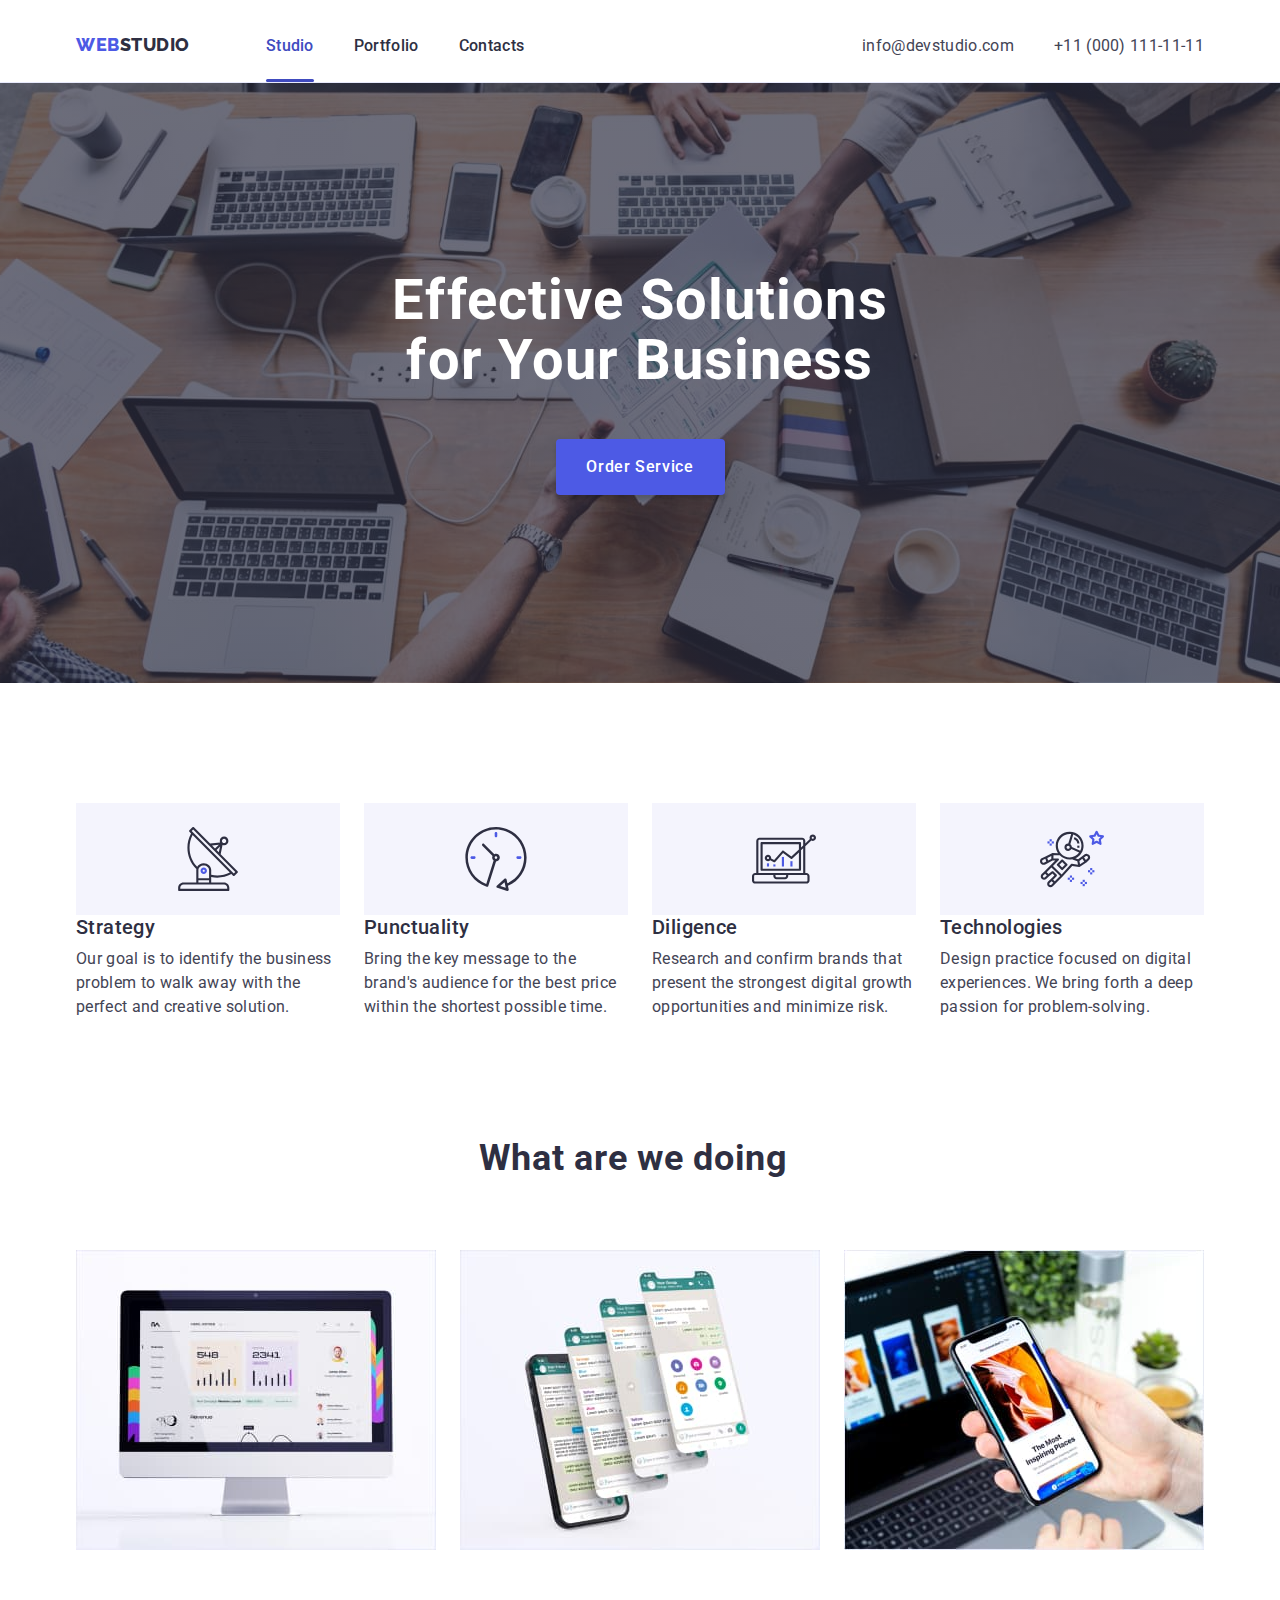
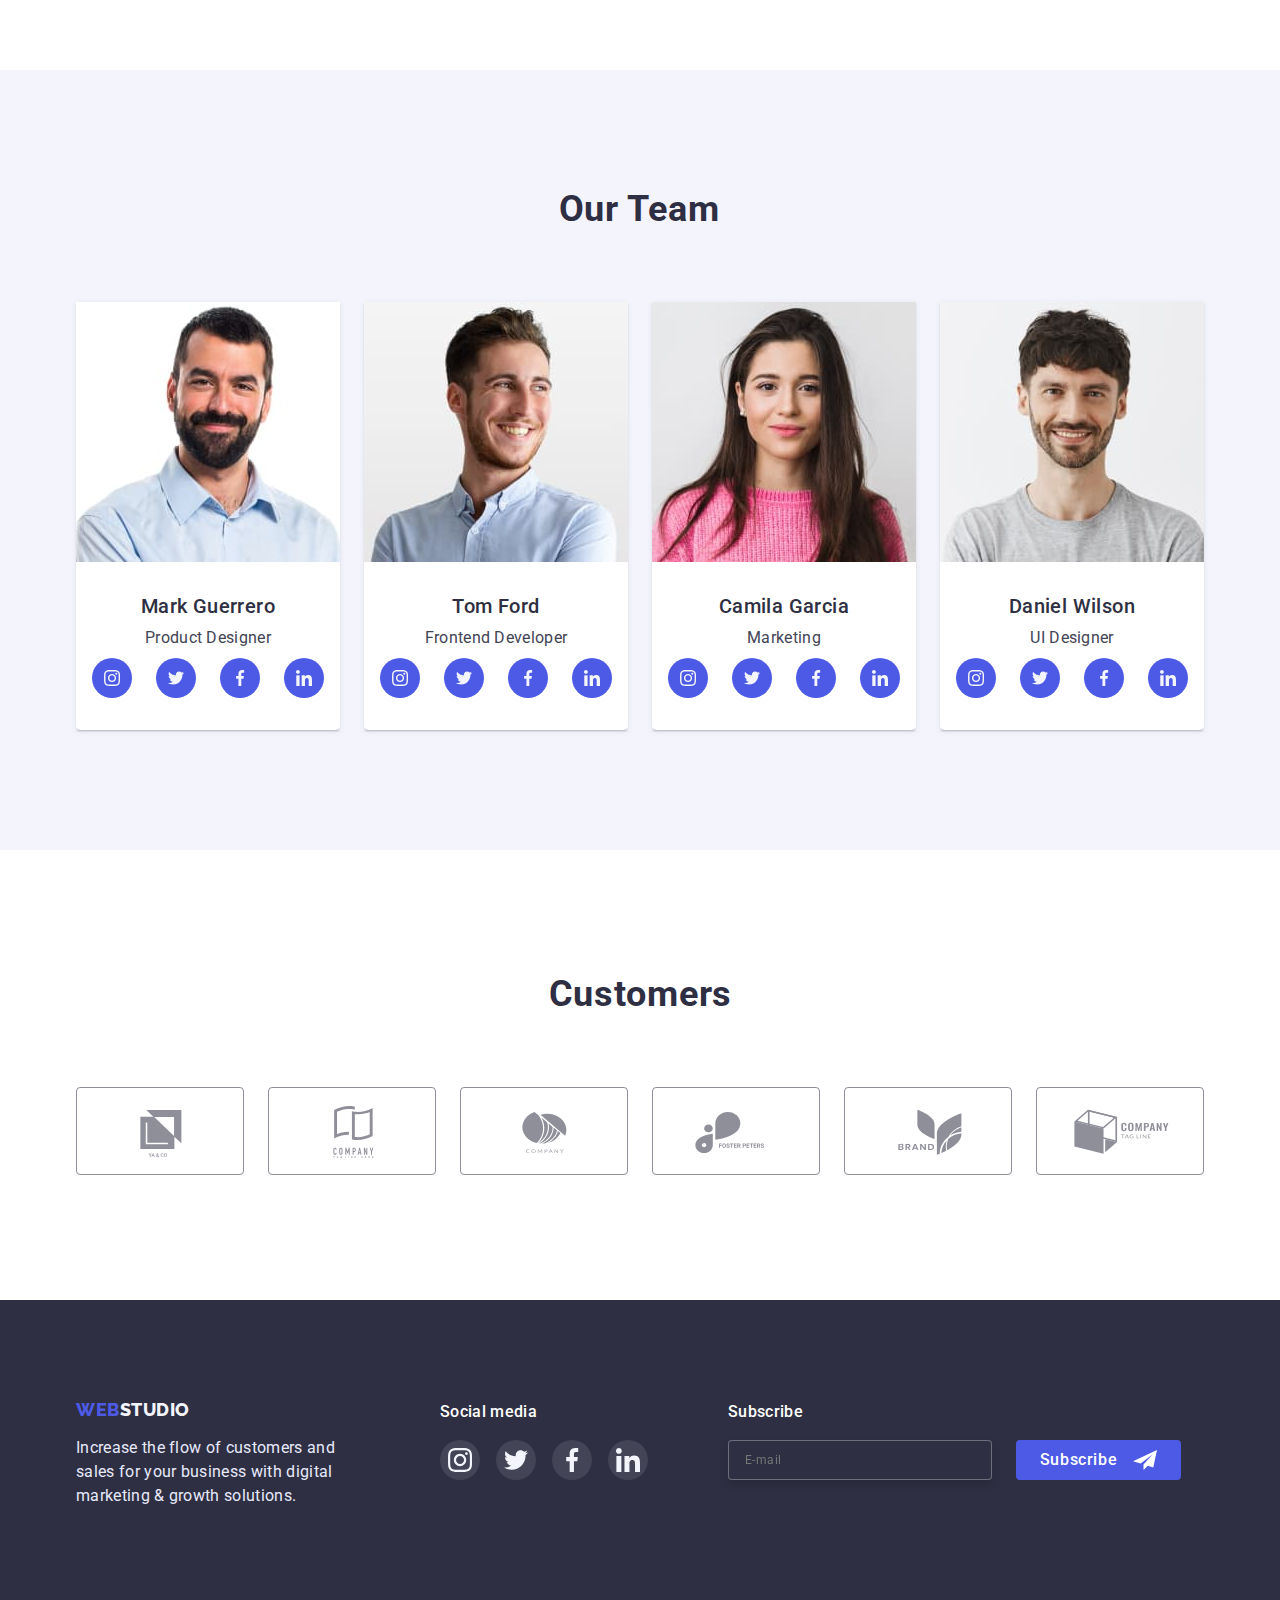
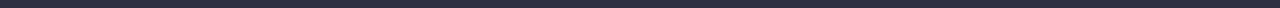
<file: index.html>
<!DOCTYPE html>
<html lang="en">
  <head>
    <meta charset="UTF-8" />
    <meta http-equiv="X-UA-Compatible" content="IE=edge" />
    <meta name="viewport" content="width=device-width, initial-scale=1.0" />
    <title>Webstudio</title>
    <link rel="preconnect" href="https://fonts.googleapis.com" />
    <link rel="preconnect" href="https://fonts.gstatic.com" crossorigin />
    <link
      href="https://fonts.googleapis.com/css2?family=Raleway:wght@800&family=Roboto:wght@400;500;700;900&display=swap"
      rel="stylesheet"
    />
    <link
      rel="stylesheet"
      href="https://cdnjs.cloudflare.com/ajax/libs/modern-normalize/1.1.0/modern-normalize.min.css"
    />

    <link rel="stylesheet" href="./css/styles.css" />
  </head>

  <body>
    <header class="header">
      <div class="container header-container">
        <nav class="header-navigation">
          <a class="header-logo link" href="./index.html"
            >Web<span class="color">Studio</span></a
          >
          <ul class="header-list list">
            <li>
              <a class="header-item link current" href="./index.html">Studio</a>
            </li>
            <li>
              <a class="header-item link" href="./portfolio.html">Portfolio</a>
            </li>
            <li>
              <a class="header-item link" href="#">Contacts</a>
            </li>
          </ul>
        </nav>
        <address>
          <ul class="list address-list">
            <li>
              <a class="header-mail link" href="mailto:info@devstudio.com"
                >info@devstudio.com</a
              >
            </li>
            <li>
              <a class="header-tel link" href="tel:+110001111111"
                >+11 (000) 111-11-11</a
              >
            </li>
          </ul>
        </address>
      </div>
    </header>

    <main>
      <section class="hero">
        <h1 class="hero-title">Effective Solutions for Your Business</h1>
        <button class="hero-btn" type="button" data-modal-open>
          Order Service
        </button>
      </section>

      <section class="about">
        <div class="container">
          <h2 class="visually-hidden">Features</h2>
          <ul class="features-list list">
            <li class="features-item">
              <div class="icon-features">
                <svg width="64px" height="64px" class="icon">
                  <use href="./images/icons.svg#icon-antenna"></use>
                </svg>
              </div>
              <h3 class="features-subtitle">Strategy</h3>
              <p class="features-text">
                Our goal is to identify the business problem to walk away with
                the perfect and creative solution.
              </p>
            </li>
            <li class="features-item">
              <div class="icon-features">
                <svg width="64px" height="64px" class="icon">
                  <use href="./images/icons.svg#icon-clock"></use>
                </svg>
              </div>

              <h3 class="features-subtitle">Punctuality</h3>
              <p class="features-text">
                Bring the key message to the brand's audience for the best price
                within the shortest possible time.
              </p>
            </li>
            <li class="features-item">
              <div class="icon-features">
                <svg width="64px" height="64px" class="icon">
                  <use href="./images/icons.svg#icon-diagram"></use>
                </svg>
              </div>
              <h3 class="features-subtitle">Diligence</h3>
              <p class="features-text">
                Research and confirm brands that present the strongest digital
                growth opportunities and minimize risk.
              </p>
            </li>
            <li class="features-item">
              <div class="icon-features">
                <svg width="64px" height="64px" class="icon">
                  <use href="./images/icons.svg#icon-astronaut"></use>
                </svg>
              </div>
              <h3 class="features-subtitle">Technologies</h3>
              <p class="features-text">
                Design practice focused on digital experiences. We bring forth a
                deep passion for problem-solving.
              </p>
            </li>
          </ul>
        </div>
      </section>

      <section class="doing">
        <div class="container">
          <h2 class="doing-title">What are we doing</h2>
          <ul class="doing-list list">
            <li class="doing-item">
              <img
                src="./images/img1.jpg"
                alt="Desktop"
                width="360"
                height="300"
              />
            </li>
            <li class="doing-item">
              <img
                src="./images/img2.jpg"
                alt="Phone"
                width="360"
                height="300"
              />
            </li>
            <li class="doing-item">
              <img
                src="./images/img3.jpg"
                alt="Phone with desktop"
                width="360"
                height="300"
              />
            </li>
          </ul>
        </div>
      </section>

      <section class="team">
        <div class="container">
          <h2 class="team-title">Our Team</h2>
          <ul class="team-list list">
            <li class="team-item">
              <img
                class="team-img"
                src="./images/img11.jpg"
                alt="Mark Guerrero"
                width="264"
                height="260"
              />
              <div class="team-item-hp">
                <h3 class="team-subtitle">Mark Guerrero</h3>
                <p class="team-text">Product Designer</p>
                <ul class="team-soc-list list">
                  <li class="team-soc-item">
                    <a class="team-soc-link link" href="">
                      <svg class="team-soc-icon" width="16px" height="16px">
                        <use href="./images/icons.svg#icon-instagram"></use>
                      </svg>
                    </a>
                  </li>
                  <li class="team-soc-item">
                    <a class="team-soc-link link" href="">
                      <svg class="team-soc-icon" width="16px" height="16px">
                        <use href="./images/icons.svg#icon-twitter-1"></use>
                      </svg>
                    </a>
                  </li>
                  <li class="team-soc-item">
                    <a class="team-soc-link link" href="">
                      <svg class="team-soc-icon" width="16px" height="16px">
                        <use href="./images/icons.svg#icon-facebook"></use>
                      </svg>
                    </a>
                  </li>
                  <li class="team-soc-item">
                    <a class="team-soc-link link" href="">
                      <svg class="team-soc-icon" width="16px" height="16px">
                        <use href="./images/icons.svg#icon-linkedin"></use>
                      </svg>
                    </a>
                  </li>
                </ul>
              </div>
            </li>
            <li class="team-item">
              <img
                class="team-img"
                src="./images/img22.jpg"
                alt="Tom Ford"
                width="264"
                height="260"
              />
              <div class="team-item-hp">
                <h3 class="team-subtitle">Tom Ford</h3>
                <p class="team-text">Frontend Developer</p>
                <ul class="team-soc-list list">
                  <li class="team-soc-item">
                    <a class="team-soc-link link" href="">
                      <svg class="team-soc-icon" width="16px" height="16px">
                        <use href="./images/icons.svg#icon-instagram"></use>
                      </svg>
                    </a>
                  </li>
                  <li class="team-soc-item">
                    <a class="team-soc-link link" href="">
                      <svg class="team-soc-icon" width="16px" height="16px">
                        <use href="./images/icons.svg#icon-twitter-1"></use>
                      </svg>
                    </a>
                  </li>
                  <li class="team-soc-item">
                    <a class="team-soc-link link" href="">
                      <svg class="team-soc-icon" width="16px" height="16px">
                        <use href="./images/icons.svg#icon-facebook"></use>
                      </svg>
                    </a>
                  </li>
                  <li class="team-soc-item">
                    <a class="team-soc-link link" href="">
                      <svg class="team-soc-icon" width="16px" height="16px">
                        <use href="./images/icons.svg#icon-linkedin"></use>
                      </svg>
                    </a>
                  </li>
                </ul>
              </div>
            </li>
            <li class="team-item">
              <img
                class="team-img"
                src="./images/img33.jpg"
                alt="Camila Garcia"
                width="264"
                height="260"
              />
              <div class="team-item-hp">
                <h3 class="team-subtitle">Camila Garcia</h3>
                <p class="team-text">Marketing</p>
                <ul class="team-soc-list list">
                  <li class="team-soc-item">
                    <a class="team-soc-link link" href="">
                      <svg class="team-soc-icon" width="16px" height="16px">
                        <use href="./images/icons.svg#icon-instagram"></use>
                      </svg>
                    </a>
                  </li>
                  <li class="team-soc-item">
                    <a class="team-soc-link link" href="">
                      <svg class="team-soc-icon" width="16px" height="16px">
                        <use href="./images/icons.svg#icon-twitter-1"></use>
                      </svg>
                    </a>
                  </li>
                  <li class="team-soc-item">
                    <a class="team-soc-link link" href="">
                      <svg class="team-soc-icon" width="16px" height="16px">
                        <use href="./images/icons.svg#icon-facebook"></use>
                      </svg>
                    </a>
                  </li>
                  <li class="team-soc-item">
                    <a class="team-soc-link link" href="">
                      <svg class="team-soc-icon" width="16px" height="16px">
                        <use href="./images/icons.svg#icon-linkedin"></use>
                      </svg>
                    </a>
                  </li>
                </ul>
              </div>
            </li>
            <li class="team-item">
              <img
                class="team-img"
                src="./images/img44.jpg"
                alt="Daniel Wilson"
                width="264"
                height="260"
              />
              <div class="team-item-hp">
                <h3 class="team-subtitle">Daniel Wilson</h3>
                <p class="team-text">UI Designer</p>
                <ul class="team-soc-list list">
                  <li class="team-soc-item">
                    <a class="team-soc-link link" href="">
                      <svg class="team-soc-icon" width="16px" height="16px">
                        <use href="./images/icons.svg#icon-instagram"></use>
                      </svg>
                    </a>
                  </li>
                  <li class="team-soc-item">
                    <a class="team-soc-link link" href="">
                      <svg class="team-soc-icon" width="16px" height="16px">
                        <use href="./images/icons.svg#icon-twitter-1"></use>
                      </svg>
                    </a>
                  </li>
                  <li class="team-soc-item">
                    <a class="team-soc-link link" href="">
                      <svg class="team-soc-icon" width="16px" height="16px">
                        <use href="./images/icons.svg#icon-facebook"></use>
                      </svg>
                    </a>
                  </li>
                  <li class="team-soc-item">
                    <a class="team-soc-link link" href="">
                      <svg class="team-soc-icon" width="16px" height="16px">
                        <use href="./images/icons.svg#icon-linkedin"></use>
                      </svg>
                    </a>
                  </li>
                </ul>
              </div>
            </li>
          </ul>
        </div>
      </section>
      <div class="container">
        <h2 class="customers-title">Customers</h2>
        <ul class="customers-title-list list">
          <li class="customers-title-item">
            <a class="customers-title-link link" href="">
              <svg class="customers-title-icon" width="104px" height="56px">
                <use href="./images/icons.svg#icon-Logo1"></use>
              </svg>
            </a>
          </li>
          <li class="customers-title-item">
            <a class="customers-title-link link" href="">
              <svg class="customers-title-icon" width="104px" height="56px">
                <use href="./images/icons.svg#icon-Logo2"></use>
              </svg>
            </a>
          </li>
          <li class="customers-title-item">
            <a class="customers-title-link link" href="">
              <svg class="customers-title-icon" width="104px" height="56px">
                <use href="./images/icons.svg#icon-Logo3"></use>
              </svg>
            </a>
          </li>
          <li class="customers-title-item">
            <a class="customers-title-link link" href="">
              <svg class="customers-title-icon" width="104px" height="56px">
                <use href="./images/icons.svg#icon-Logo4"></use>
              </svg>
            </a>
          </li>
          <li class="customers-title-item">
            <a class="customers-title-link link" href="">
              <svg class="customers-title-icon" width="104px" height="56px">
                <use href="./images/icons.svg#icon-Logo5"></use>
              </svg>
            </a>
          </li>
          <li class="customers-title-item">
            <a class="customers-title-link link" href="">
              <svg class="customers-title-icon" width="104px" height="56px">
                <use href="./images/icons.svg#icon-Logo6"></use>
              </svg>
            </a>
          </li>
        </ul>
      </div>
    </main>

    <div class="backdrop is-hidden" data-modal>
      <div class="modal">
        <button type="button" class="modal-close" data-modal-close>
          <svg class="modal-close-icon" width="8px" height="8px">
            <use href="./images/icons.svg#icon-close-black-icon"></use>
          </svg>
        </button>
        <p class="modal-title">Leave your contacts and we will call you back</p>

        <form class="modal-form">
          <div class="modal-field">
            <label class="input-text" for="user-name">Name</label>
            <div class="input-wrap">
              <input
                class="modal-input"
                type="text"
                name="user-name"
                id="user-name"
                required
              />
              <svg class="modal-icon" width="18" height="18">
                <use href="./images/icons.svg#icon-person-black"></use>
              </svg>
            </div>
          </div>

          <div class="modal-field">
            <label class="input-text" for="user-tel">Phone</label>
            <div class="input-wrap">
              <input
                class="modal-input"
                type="tel"
                name="user-tel"
                id="user-tel"
                required
              />
              <svg class="modal-icon" width="18" height="24">
                <use href="./images/icons.svg#icon-phone-black"></use>
              </svg>
            </div>
          </div>

          <div class="modal-field">
            <label class="input-text" for="user-email">Email</label>
            <div class="input-wrap">
              <input
                class="modal-input"
                type="email"
                name="user-email"
                id="user-email"
                required
              />
              <svg class="modal-icon" width="18" height="24">
                <use href="./images/icons.svg#icon-email-black"></use>
              </svg>
            </div>
          </div>

          <div class="modal-field">
            <label class="input-text" for="user-text">Comment</label>
            <textarea
              class="modal-message"
              name="text"
              id="user-text"
              placeholder="Text input"
            ></textarea>
          </div>

          <div class="modal-field">
            <input
              type="checkbox"
              id="policy"
              value="true"
              class="input-check visually-hidden"
              required
            />
            <label for="policy" class="check-text"
              >I accept the terms and conditions of the&nbsp
              <a class="privacy-policy" href="#">Privacy Policy</a></label
            >
          </div>

          <button class="modal-button" type="submit">Send</button>
        </form>
      </div>
    </div>

    <footer>
      <div class="background-footer">
        <div class="container">
          <section class="footer">
            <div class="footer-logo-ap">
              <a class="footer-logo link" href="./index.html"
                >Web<span class="color">Studio</span></a
              >
              <p class="footer-text">
                Increase the flow of customers and sales for your business with
                digital marketing & growth solutions.
              </p>
            </div>

            <div class="social-media-content">
              <h3 class="social-media">Social media</h3>
              <ul class="social-media-list list">
                <li class="social-media-item">
                  <a class="social-media-link"
                    ><svg class="social-media-icon" width="24px" height="24px">
                      <use href="./images/icons.svg#icon-instagram"></use></svg
                  ></a>
                </li>
                <li class="social-media-item">
                  <a class="social-media-link"
                    ><svg class="social-media-icon" width="24px" height="24px">
                      <use href="./images/icons.svg#icon-twitter-1"></use></svg
                  ></a>
                </li>
                <li class="social-media-item">
                  <a class="social-media-link"
                    ><svg class="social-media-icon" width="24px" height="24px">
                      <use href="./images/icons.svg#icon-facebook"></use></svg
                  ></a>
                </li>
                <li class="social-media-item">
                  <a class="social-media-link"
                    ><svg class="social-media-icon" width="24px" height="24px">
                      <use href="./images/icons.svg#icon-linkedin"></use></svg
                  ></a>
                </li>
              </ul>
            </div>

            <form class="subscribe-form">
              <div class="subscribe">
                <p class="subscribe-text">Subscribe</p>
                <label for="personal-email"></label>
                <div class="email-button">
                  <input
                    class="subscribe-email"
                    type="email"
                    name="personal-email"
                    id="personal-email"
                    placeholder="E-mail"
                    required
                  />
                  <button type="submit" class="subscribe-button">
                    <span class="button-text">Subscribe</span>
                    <svg class="subscribe-icon" width="24px" height="24px">
                      <use href="./images/icons.svg#icon-Frame-3"></use>
                    </svg>
                  </button>
                </div>
              </div>
            </form>
          </section>
        </div>
      </div>
    </footer>
    <script src="./js/modal.js"></script>
  </body>
</html>
</file>
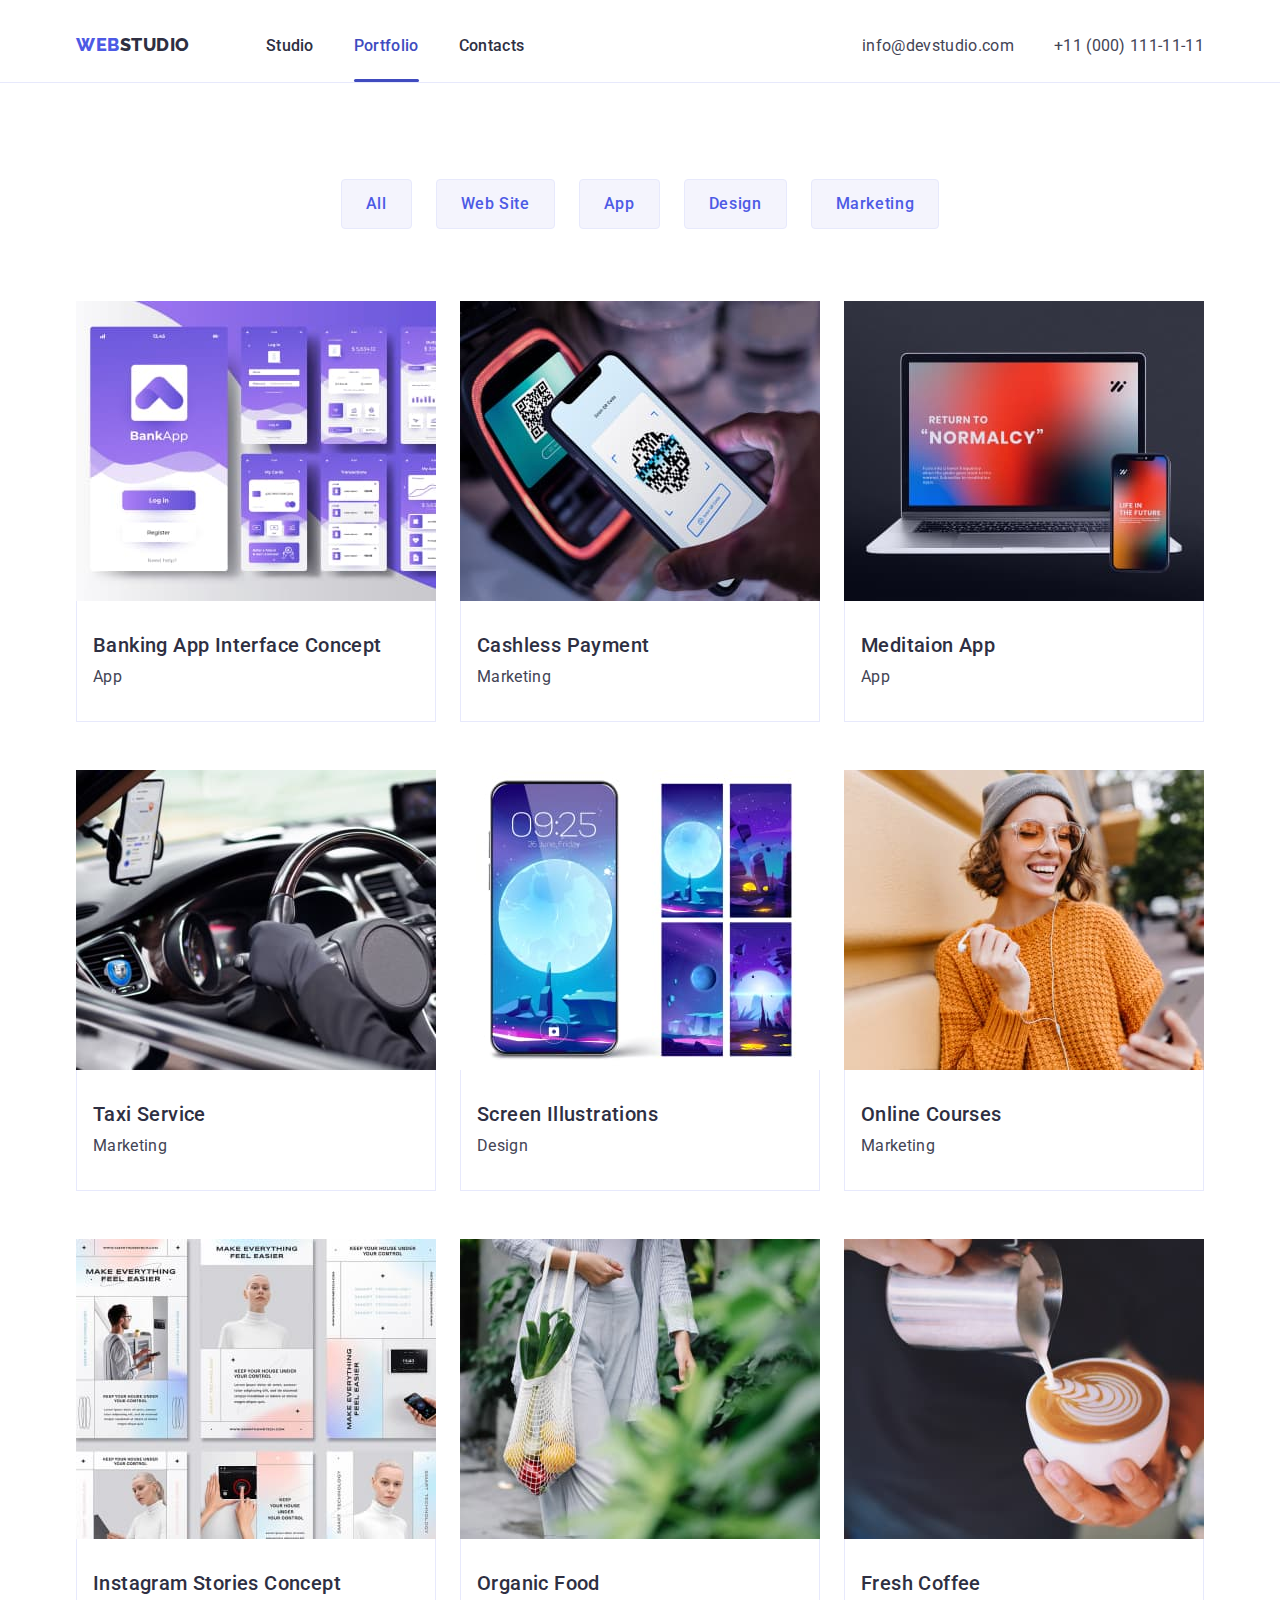
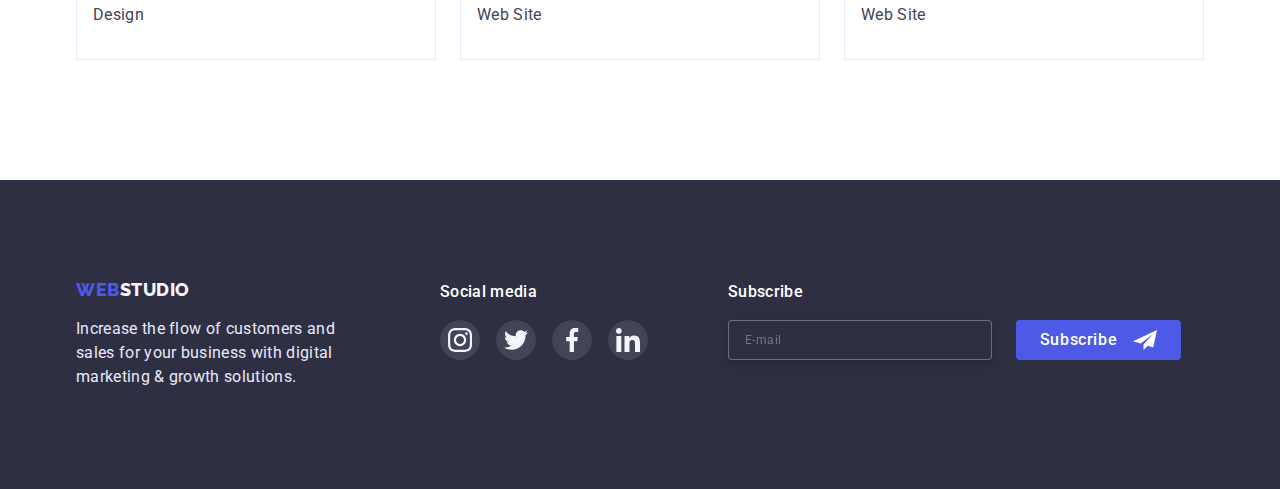
<file: portfolio.html>
<!DOCTYPE html>
<html lang="en">
  <head>
    <meta charset="UTF-8" />
    <meta http-equiv="X-UA-Compatible" content="IE=edge" />
    <meta name="viewport" content="width=device-width, initial-scale=1.0" />
    <title>Webstudio</title>
    <link rel="preconnect" href="https://fonts.googleapis.com" />
    <link rel="preconnect" href="https://fonts.gstatic.com" crossorigin />
    <link
      href="https://fonts.googleapis.com/css2?family=Raleway:wght@800&family=Roboto:wght@400;500;700;900&display=swap"
      rel="stylesheet"
    />

    <link
      rel="stylesheet"
      href="https://cdnjs.cloudflare.com/ajax/libs/modern-normalize/1.1.0/modern-normalize.min.css"
    />
    <link rel="stylesheet" href="./css/styles.css" />
  </head>

  <body>
    <header class="header">
      <div class="container header-container">
        <nav class="header-navigation">
          <a class="header-logo link" href="./index.html"
            >Web<span class="color">Studio</span></a
          >
          <ul class="header-list list">
            <li>
              <a class="header-item link" href="./index.html">Studio</a>
            </li>
            <li>
              <a class="header-item link current" href="./portfolio.html"
                >Portfolio</a
              >
            </li>
            <li><a class="header-item link" href="#">Contacts</a></li>
          </ul>
        </nav>
        <address>
          <ul class="list address-list">
            <li>
              <a class="header-mail link" href="mailto:info@devstudio.com"
                >info@devstudio.com</a
              >
            </li>
            <li>
              <a class="header-tel link" href="tel:+110001111111"
                >+11 (000) 111-11-11</a
              >
            </li>
          </ul>
        </address>
      </div>
    </header>

    <main>
      <div class="container">
        <h1 class="visually-hidden">Our projects</h1>
        <nav class="nav-list">
          <ul class="filter list">
            <li><button class="filter-btn" type="button">All</button></li>
            <li>
              <button class="filter-btn" type="button">Web Site</button>
            </li>
            <li><button class="filter-btn" type="button">App</button></li>
            <li><button class="filter-btn" type="button">Design</button></li>
            <li>
              <button class="filter-btn list" type="button">Marketing</button>
            </li>
          </ul>
        </nav>
      </div>

      <section>
        <div class="container">
          <ul class="project list">
            <li class="project-item">
              <a class="project-item-link link" href="">
                <div class="project-cover-wrap">
                  <img
                    class="image"
                    src="./images/imgp.jpg"
                    alt="BankApp"
                    width="360"
                    height="300"
                  />
                  <p class="project-cover-text">
                    14 Stylish and User-Friendly App Design Concepts · Task
                    Manager App · Calorie Tracker App · Exotic Fruit Ecommerce
                    App · Cloud Storage App
                  </p>
                </div>
                <div class="project-item-hp">
                  <h2 class="project-subtitle">
                    Banking App Interface Concept
                  </h2>
                  <p class="project-text">App</p>
                </div>
              </a>
            </li>

            <li class="project-item">
              <a class="project-item-link link" href="">
                <div class="project-cover-wrap">
                  <img
                    src="./images/imgp(1).jpg"
                    alt="Payment"
                    width="360"
                    height="300"
                  />
                  <p class="project-cover-text">
                    14 Stylish and User-Friendly App Design Concepts · Task
                    Manager App · Calorie Tracker App · Exotic Fruit Ecommerce
                    App · Cloud Storage App
                  </p>
                </div>
                <div class="project-item-hp">
                  <h2 class="project-subtitle">Cashless Payment</h2>
                  <p class="project-text">Marketing</p>
                </div>
              </a>
            </li>

            <li class="project-item">
              <a class="project-item-link link" href="">
                <div class="project-cover-wrap">
                  <img
                    src="./images/imgp(2).jpg"
                    alt="Laptop and phone"
                    width="360"
                    height="300"
                  />
                  <p class="project-cover-text">
                    14 Stylish and User-Friendly App Design Concepts · Task
                    Manager App · Calorie Tracker App · Exotic Fruit Ecommerce
                    App · Cloud Storage App
                  </p>
                </div>
                <div class="project-item-hp">
                  <h2 class="project-subtitle">Meditaion App</h2>
                  <p class="project-text">App</p>
                </div>
              </a>
            </li>

            <li class="project-item">
              <a class="project-item-link link" href="">
                <div class="project-cover-wrap">
                  <img
                    src="./images/imgp(3).jpg"
                    alt="Taxi"
                    width="360"
                    height="300"
                  />
                  <p class="project-cover-text">
                    14 Stylish and User-Friendly App Design Concepts · Task
                    Manager App · Calorie Tracker App · Exotic Fruit Ecommerce
                    App · Cloud Storage App
                  </p>
                </div>
                <div class="project-item-hp">
                  <h2 class="project-subtitle">Taxi Service</h2>
                  <p class="project-text">Marketing</p>
                </div>
              </a>
            </li>

            <li class="project-item">
              <a class="project-item-link link" href="">
                <div class="project-cover-wrap">
                  <img
                    src="./images/imgp(4).jpg"
                    alt="Screen Illustrations"
                    width="360"
                    height="300"
                  />
                  <p class="project-cover-text">
                    14 Stylish and User-Friendly App Design Concepts · Task
                    Manager App · Calorie Tracker App · Exotic Fruit Ecommerce
                    App · Cloud Storage App
                  </p>
                </div>
                <div class="project-item-hp">
                  <h2 class="project-subtitle">Screen Illustrations</h2>
                  <p class="project-text">Design</p>
                </div>
              </a>
            </li>

            <li class="project-item">
              <a class="project-item-link link" href="">
                <div class="project-cover-wrap">
                  <img
                    src="./images/imgp(5).jpg"
                    alt="happy girl"
                    width="360"
                    height="300"
                  />
                  <p class="project-cover-text">
                    14 Stylish and User-Friendly App Design Concepts · Task
                    Manager App · Calorie Tracker App · Exotic Fruit Ecommerce
                    App · Cloud Storage App
                  </p>
                </div>
                <div class="project-item-hp">
                  <h2 class="project-subtitle">Online Courses</h2>
                  <p class="project-text">Marketing</p>
                </div>
              </a>
            </li>

            <li class="project-item">
              <a class="project-item-link link" href="">
                <div class="project-cover-wrap">
                  <img
                    src="./images/imgp(6).jpg"
                    alt="Stories"
                    width="360"
                    height="300"
                  />
                  <p class="project-cover-text">
                    14 Stylish and User-Friendly App Design Concepts · Task
                    Manager App · Calorie Tracker App · Exotic Fruit Ecommerce
                    App · Cloud Storage App
                  </p>
                </div>
                <div class="project-item-hp">
                  <h2 class="project-subtitle">Instagram Stories Concept</h2>
                  <p class="project-text">Design</p>
                </div>
              </a>
            </li>

            <li class="project-item">
              <a class="project-item-link link" href="">
                <div class="project-cover-wrap">
                  <img
                    src="./images/imgp(7).jpg"
                    alt="fruit in a bag"
                    width="360"
                    height="300"
                  />
                  <p class="project-cover-text">
                    14 Stylish and User-Friendly App Design Concepts · Task
                    Manager App · Calorie Tracker App · Exotic Fruit Ecommerce
                    App · Cloud Storage App
                  </p>
                </div>
                <div class="project-item-hp">
                  <h2 class="project-subtitle">Organic Food</h2>
                  <p class="project-text">Web Site</p>
                </div>
              </a>
            </li>

            <li class="project-item">
              <a class="project-item-link link" href="">
                <div class="project-cover-wrap">
                  <img
                    src="./images/imgp(8).jpg"
                    alt="Coffee"
                    width="360"
                    height="300"
                  />
                  <p class="project-cover-text">
                    14 Stylish and User-Friendly App Design Concepts · Task
                    Manager App · Calorie Tracker App · Exotic Fruit Ecommerce
                    App · Cloud Storage App
                  </p>
                </div>
                <div class="project-item-hp">
                  <h2 class="project-subtitle">Fresh Coffee</h2>
                  <p class="project-text">Web Site</p>
                </div>
              </a>
            </li>
          </ul>
        </div>
      </section>
    </main>

    <footer>
      <div class="background-footer">
        <div class="container">
          <section class="footer">
            <div class="footer-logo-ap">
              <a class="footer-logo link" href="./index.html"
                >Web<span class="color">Studio</span></a
              >
              <p class="footer-text">
                Increase the flow of customers and sales for your business with
                digital marketing & growth solutions.
              </p>
            </div>

            <div class="social-media-content">
              <h3 class="social-media">Social media</h3>
              <ul class="social-media-list list">
                <li class="social-media-item">
                  <a class="social-media-link"
                    ><svg class="social-media-icon" width="24px" height="24px">
                      <use href="./images/icons.svg#icon-instagram"></use></svg
                  ></a>
                </li>
                <li class="social-media-item">
                  <a class="social-media-link"
                    ><svg class="social-media-icon" width="24px" height="24px">
                      <use href="./images/icons.svg#icon-twitter-1"></use></svg
                  ></a>
                </li>
                <li class="social-media-item">
                  <a class="social-media-link"
                    ><svg class="social-media-icon" width="24px" height="24px">
                      <use href="./images/icons.svg#icon-facebook"></use></svg
                  ></a>
                </li>
                <li class="social-media-item">
                  <a class="social-media-link"
                    ><svg class="social-media-icon" width="24px" height="24px">
                      <use href="./images/icons.svg#icon-linkedin"></use></svg
                  ></a>
                </li>
              </ul>
            </div>

            <form class="subscribe-form">
              <div class="subscribe">
                <p class="subscribe-text">Subscribe</p>
                <label for="personal-email"></label>
                <div class="email-button">
                  <input
                    class="subscribe-email"
                    type="email"
                    name="subscribe-email"
                    id="personal-email"
                    placeholder="E-mail"
                    required
                  />
                  <button type="submit" class="subscribe-button">
                    <span class="button-text">Subscribe</span>
                    <svg class="subscribe-icon" width="24px" height="24px">
                      <use href="./images/icons.svg#icon-Frame-3"></use>
                    </svg>
                  </button>
                </div>
              </div>
            </form>
          </section>
        </div>
      </div>
    </footer>
    <script src="./js/modal.js"></script>
  </body>
</html>
</file>
<file: css/styles.css>
:root {
  --color-text: #434455;
  --color-text-title: #2e2f42;
  --color-brand: #4d5ae5;
  --color-brand-focus: #404bbf;
  --color-button-text: #ffffff;
  --card-set-gap: 24px;
}
p,
h1,
h2,
h3,
h4,
h5,
h6 {
  margin: 0;
}
ul {
  margin: 0;
  padding-left: 0;
}

img {
  display: block;
  max-width: 100%;
  height: auto;
  margin: 0;
}

body {
  font-family: 'Roboto', sans-serif;
  color: var(--color-text-title);
}

.container {
  max-width: 1158px;
  padding-left: 15px;
  padding-right: 15px;
  margin: 0 auto;
}

.header {
  padding-top: 24px;

  border-bottom: 1px solid #e7e9fc;
}

.link {
  text-decoration: none;
  color: var(--color-text-title);
}

.list {
  list-style: none;
}
.header-logo {
  font-family: 'Raleway';
  font-style: normal;
  font-weight: 800;
  font-size: 18px;
  line-height: 1.33;
  letter-spacing: 0.03em;
  text-transform: uppercase;
  color: var(--color-brand);
  margin-right: 76px;
  margin-bottom: 16px;
}
.header-logo .color {
  color: var(--color-text-title);
  padding-top: 10px;
  padding-bottom: 10px;
}
.header-logo:focus,
.header-logo:hover .header {
}

.header-container {
  display: flex;
  align-items: center;
}

.header-navigation {
  display: flex;
  align-items: center;
  margin-right: auto;
}
.logo {
}
.header-list {
  display: flex;
  gap: 40px;
}

.header-item {
  display: block;
  position: relative;
  font-weight: 500;
  font-size: 16px;
  line-height: 1.5;
  letter-spacing: 0.02em;
  color: inherit;
  padding-top: 10px;
  padding-bottom: 24px;

  transition-property: color;
  transition-duration: 250ms;
  transition-timing-function: cubic-bezier(0.4, 0, 0.2, 1);
}

.header-item:focus,
.header-item:hover,
.header-item.current {
  color: var(--color-brand-focus);
}

.header-item::after {
  content: '';
  position: absolute;
  left: 0;
  bottom: 0;
  width: 100%;
  height: 5%;
  background-color: var(--color-brand-focus);
  border-radius: 2px;
  transform: scaleX(0);

  transition-property: transform;
  transition-duration: 250ms;
  transition-timing-function: cubic-bezier(0.4, 0, 0.2, 1);
}

.header-item:hover::after,
.header-item.current:after {
  content: '';
  transform: scaleX(1);
}

.address-list {
  display: flex;
  gap: 40px;
}
.header-mail {
  display: block;
  font-style: normal;
  font-size: 16px;
  line-height: 1.5;
  letter-spacing: 0.02em;
  color: var(--color-text);
  padding-bottom: 24px;
  padding-top: 10px;

  transition-property: color;
  transition-duration: 250ms;
  transition-timing-function: cubic-bezier(0.4, 0, 0.2, 1);
}
.header-mail:focus,
.header-mail:hover {
  color: var(--color-brand-focus);
}

.header-tel {
  display: block;
  font-style: normal;
  font-size: 16px;
  line-height: 1.5;
  letter-spacing: 0.02em;
  color: var(--color-text);
  padding-bottom: 24px;
  padding-top: 10px;

  transition-property: color;
  transition-duration: 250ms;
  transition-timing-function: cubic-bezier(0.4, 0, 0.2, 1);
}
.header-tel:focus,
.header-tel:hover {
  color: var(--color-brand-focus);
}

.hero {
  background-color: var(--color-text-title);
  background-image: linear-gradient(
      rgba(46, 47, 66, 0.7),
      rgba(46, 47, 66, 0.7)
    ),
    url(../images/office.jpg);
  background-repeat: no-repeat;
  background-position: center;
  background-size: cover;
  max-width: 1440px;

  padding-top: 188px;
  padding-bottom: 188px;
  text-align: center;
  margin-left: auto;
  margin-right: auto;
}
.hero-title {
  max-width: 496px;
  font-size: 56px;
  line-height: 1.07;
  letter-spacing: 0.02em;
  color: #ffffff;

  margin-bottom: 48px;
  margin-left: auto;
  margin-right: auto;
  text-align: center;
}

.hero-btn {
  min-width: 169px;
  height: 56px;
  font-weight: 500;
  font-size: 16px;
  line-height: 1.5;
  letter-spacing: 0.04em;
  color: var(--color-button-text);
  background-color: var(--color-brand);
  margin-bottom: 188px;
  border: transparent;
  border-radius: 4px;
  box-shadow: 0px 4px 4px rgba(0, 0, 0, 0.15);
  margin: 0 auto;

  transition-property: background-color, box-shadow;
  transition-duration: 250ms;
  transition-timing-function: cubic-bezier(0.4, 0, 0.2, 1);
}
.hero-btn:focus,
.hero-btn:hover {
  background-color: var(--color-brand-focus);
  color: var(--color-button-text);
  cursor: pointer;
  box-shadow: 0px 3px 1px rgba(0, 0, 0, 0.1), 0px 2px 1px rgba(0, 0, 0, 0.08),
    0px 2px 2px rgba(0, 0, 0, 0.12);
}

.about {
  padding-top: 120px;
  padding-bottom: 120px;
}

.icon-features {
  width: 264px;
  height: 112px;
  display: flex;
  justify-content: center;
  align-items: center;
  background-color: #f4f4fd;
}

.visually-hidden {
  position: absolute;
  white-space: nowrap;
  width: 1px;
  height: 1px;
  overflow: hidden;
  border: 0;
  padding: 0;
  clip: rect(0 0 0 0);
  clip-path: inset(50%);
  margin: -1px;
}

.features-list {
  display: flex;
  gap: 24px;
}

.features-subtitle {
  font-weight: 500;
  font-size: 20px;
  line-height: 1.2;
  letter-spacing: 0.02em;
  margin-bottom: 8px;
}

.features-text {
  width: 264px;
  font-size: 16px;
  line-height: 1.5;
  letter-spacing: 0.02em;
  color: var(--color-text);
}
.doing {
  padding-bottom: 120px;
}

.doing-title {
  width: 323px;
  margin: 0 auto;
  font-size: 36px;
  line-height: 1.1;
  letter-spacing: 0.02em;
  margin-bottom: 72px;
}

.doing-list {
  display: flex;
  gap: 24px;
}
.doing-item {
  flex-basis: calc((100% - 24px * 2) / 3);
}

.team-title {
  width: 163px;
  font-size: 36px;
  line-height: 1.1;
  letter-spacing: 0.02em;
  margin-bottom: 72px;
  margin-left: auto;
  margin-right: auto;
}

.team-list {
  display: flex;
  gap: 24px;
  text-align: center;
}

.team {
  background-color: #f4f4fd;
  padding-top: 120px;
  padding-bottom: 120px;
}

.team-item {
  flex-basis: calc((100% - 24px * 3) / 4);
  background-color: #ffffff;
  box-shadow: 0px 1px 6px rgba(46, 47, 66, 0.08),
    0px 1px 1px rgba(46, 47, 66, 0.16), 0px 2px 1px rgba(46, 47, 66, 0.08);
  border-radius: 0px 0px 4px 4px;
}

.team-item-hp {
  padding: 32px 16px;
}

.team-subtitle {
  font-weight: 500;
  font-size: 20px;
  line-height: 1.2;
  letter-spacing: 0.02em;
  margin-bottom: 8px;
}

.team-text {
  font-size: 16px;
  line-height: 1.5;
  letter-spacing: 0.02em;
  color: var(--color-text);
  margin-bottom: 8px;
}

.team-soc-list {
  display: flex;
  justify-content: center;
  gap: 24px;
}

.team-soc-item {
  width: 40px;
  height: 40px;
}

.team-soc-link {
  width: 100%;
  height: 100%;
  border-radius: 50%;
  display: flex;
  justify-content: center;
  align-items: center;
  background-color: var(--color-brand);

  transition-property: background-color;
  transition-duration: 250ms;
  transition-timing-function: cubic-bezier(0.4, 0, 0.2, 1);
}

.team-soc-link:is(:hover, :focus) {
  background-color: var(--color-brand-focus);
}

.customers-title {
  width: 183px;
  font-size: 36px;
  line-height: 1.1;
  letter-spacing: 0.02em;
  margin-top: 125px;
  margin-bottom: 72px;
  margin-left: auto;
  margin-right: auto;
}

.customers-title-list {
  display: flex;
  justify-content: center;
  gap: 24px;
  padding-bottom: 125px;
}

.customers-title-item {
  width: 168px;
  height: 88px;
}

.customers-title-link {
  width: 100%;
  height: 100%;
  display: flex;
  justify-content: center;
  align-items: center;
  color: #8e8f99;
  border: 1px solid #8e8f99;
  border-radius: 4px;

  transition-property: color, border-color;
  transition-duration: 250ms;
  transition-timing-function: cubic-bezier(0.4, 0, 0.2, 1);
}

.customers-title-icon {
  fill: currentColor;
}
.customers-title-link:hover,
.customers-title-link:focus {
  border-color: var(--color-brand-focus);
  color: var(--color-brand-focus);
}

/* ------- footer ----- */
.background-footer {
  background-color: var(--color-text-title);
}

.footer {
  display: flex;
  padding-top: 100px;
  padding-bottom: 100px;
}

.footer-logo-ap {
  display: block;
  max-width: 264px;
}

.footer-text {
  font-size: 16px;
  line-height: 1.5;
  letter-spacing: 0.02em;
  color: #e7e9fc;
  margin-top: 16px;
}

.footer-logo {
  font-family: 'Raleway';
  font-style: normal;
  font-weight: 800;
  font-size: 18px;
  line-height: 1.16;
  letter-spacing: 0.03em;
  text-transform: uppercase;
  color: var(--color-brand);
}
.footer-logo .color {
  color: #f4f4fd;
}

.footer-logo:focus,
.footer-logo:hover {
}

/*--------footer soc list------------- */
.social-media-content {
  display: block;
  margin-left: 100px;
}

.social-media {
  font-weight: 500;
  font-size: 16px;
  line-height: 1.5;
  letter-spacing: 0.02em;
  color: #ffffff;
  margin-bottom: 16px;
}
.social-media-list {
  display: flex;
  gap: 16px;
}
.social-media-item {
}
.social-media-link {
  display: flex;
  justify-content: center;
  align-items: center;
  height: 40px;
  width: 40px;
  background-color: rgba(255, 255, 255, 0.1);
  border-radius: 50%;
  cursor: pointer;

  transition-property: background-color;
  transition-duration: 250ms;
  transition-timing-function: cubic-bezier(0.4, 0, 0.2, 1);
}

.social-media-link:is(:hover, :focus) {
  background-color: #31d0aa;
}

.social-media-icon {
}

.subscribe {
  display: block;
  margin-left: 80px;
}

.subscribe-text {
  font-weight: 500;
  font-size: 16px;
  line-height: 1.5;
  letter-spacing: 0.02em;
  color: #ffffff;
  margin-bottom: 16px;
}

.email-button {
  display: flex;
  gap: 24px;
}

.subscribe-email {
  display: inline-block;
  width: 264px;
  height: 40px;
  border: 1px solid rgba(255, 255, 255, 0.3);
  filter: drop-shadow(0px 4px 4px rgba(0, 0, 0, 0.15));
  border-radius: 4px;
}

.subscribe-button {
  display: flex;
  justify-content: center;
  align-items: center;
  gap: 16px;
  width: 165px;
  heigh: 40px;
  background-color: var(--color-brand);
  border-radius: 4px;
  border: none;

  transition-property: box-shadow, background-color;
  transition-duration: 250ms;
  transition-timing-function: cubic-bezier(0.4, 0, 0.2, 1);
}

.subscribe-button:focus {
  background-color: var(--color-brand-focus);
  box-shadow: 0px 4px 4px rgba(0, 0, 0, 0.15);
}
.subscribe-button:hover {
  background-color: var(--color-brand-focus);
  box-shadow: 0px 4px 4px rgba(0, 0, 0, 0.15);
}

.button-text {
  font-weight: 500;
  font-size: 16px;
  line-height: 1.5;
  letter-spacing: 0.04em;
  color: #ffffff;
}

.subscribe-email {
  font-weight: 400;
  font-size: 12px;
  line-height: 2;
  letter-spacing: 0.04em;
  padding-left: 16px;
  padding-right: 16px;
  outline: none;
  color: rgba(255, 255, 255, 0.6);
  background: #2e2f42;
}

/* --------portfolio <main>-------- */

.nav-list {
}

.filter {
  display: flex;
  gap: 24px;
  justify-content: center;
  margin-top: 96px;
  margin-bottom: 72px;
}

.filter-btn {
  font-style: normal;
  font-weight: 500;
  font-size: 16px;
  line-height: 1.5;
  letter-spacing: 0.04em;
  cursor: pointer;
  color: var(--color-brand);
  background: #f4f4fd;
  padding: 12px 24px;
  border: 1px solid #e7e9fc;
  border-radius: 4px;
  box-shadow: 0;

  transition-property: box-shadow, color, background-color, border;
  transition-duration: 250ms;
  transition-timing-function: cubic-bezier(0.4, 0, 0.2, 1);
}

.filter-btn:focus,
.filter-btn:hover {
  color: var(--color-button-text);
  background-color: var(--color-brand-focus);
  border: 1px solid var(--color-brand-focus);
  box-shadow: 0px 3px 1px rgba(0, 0, 0, 0.1), 0px 2px 1px rgba(0, 0, 0, 0.08),
    0px 2px 2px rgba(0, 0, 0, 0.12);
}

/* ------сетка на flax-------*/
.project.list {
  padding: 0;
  margin: 0;

  display: flex;
  flex-wrap: wrap;

  padding-bottom: 120px;
}

.project-item:nth-child(3n + 3) {
  margin-right: 0px;
}
.project-item:nth-child(n + 7) {
  margin-bottom: 0px;
}

.project-item {
  width: calc((100% - 48px) / 3);
  margin-right: var(--card-set-gap);
  margin-bottom: 48px;
}
.project-item-link {
  display: block;
  box-shadow: 0;

  transition-property: box-shadow, transform;
  transition-duration: 250ms;
  transition-timing-function: cubic-bezier(0.4, 0, 0.2, 1);
}

.project-item-link:is(:hover, :focus) .project-cover-text {
  transform: translateY(0);
}

.project-item-link:is(:hover, :focus) {
  box-shadow: 0px 1px 6px rgba(46, 47, 66, 0.08),
    0px 1px 1px rgba(46, 47, 66, 0.16), 0px 2px 1px rgba(46, 47, 66, 0.08);
}

.project-cover-wrap {
  position: relative;
  overflow: hidden;
}

.project-cover-text {
  position: absolute;
  top: 0;
  height: 100%;
  padding: 40px 32px;
  font-size: 16px;
  line-height: 1.5;
  letter-spacing: 0.02em;
  color: #f4f4fd;
  background-color: #4d5ae5b9;

  transform: translateY(100%);
  transition: transform 250ms;
  transition-timing-function: cubic-bezier(0.4, 0, 0.2, 1);
}

.project-item-hp {
  padding: 32px 16px;
  border-left: 1px solid #e7e9fc;
  border-right: 1px solid #e7e9fc;
  border-bottom: 1px solid #e7e9fc;
}

/* ------сетка на flax-------*/

.project-subtitle {
  font-weight: 500;
  font-size: 20px;
  line-height: 1.2;
  letter-spacing: 0.02em;
  color: inherit;
  margin-bottom: 8px;
}

.project-text {
  font-size: 16px;
  line-height: 1.5;
  letter-spacing: 0.02em;
  color: var(--color-text);
}

/*---------------modal-------------*/

.backdrop {
  position: fixed;
  top: 0;
  width: 100%;
  height: 100%;
  background-color: rgba(46, 47, 66, 0.4);
  transition: opacity 250ms cubic-bezier(0.4, 0, 0.2, 1),
    visibility 250ms cubic-bezier(0.4, 0, 0.2, 1);
}

.backdrop.is-hidden .modal {
  transform: translate(-50%, -50%) scale(0);
}

.modal {
  width: 408px;
  min-height: 584px;
  background-color: #fcfcfc;
  box-shadow: 0px 1px 1px rgba(0, 0, 0, 0.14), 0px 1px 3px rgba(0, 0, 0, 0.12),
    0px 2px 1px rgba(0, 0, 0, 0.2);
  border-radius: 4px;

  position: absolute;
  top: 50%;
  left: 50%;
  transform: translate(-50%, -50%) scale(1);
  padding: 24px;
  transition: transform 250ms cubic-bezier(0.4, 0, 0.2, 1);
}

.modal-close {
  height: 24px;
  width: 24px;
  border: 1px solid rgba(0, 0, 0, 0.1);
  border-radius: 50%;
  background: #e7e9fc;
  cursor: pointer;
  display: flex;
  justify-content: center;
  align-items: center;
  margin-left: auto;
  margin-bottom: 24px;

  transition-property: background-color, fill;
  transition-duration: 250ms;
  transition-timing-function: cubic-bezier(0.4, 0, 0.2, 1);
}

.modal-close:is(:hover, :focus) {
  background-color: var(--color-brand-focus);
  fill: #ffffff;
}

.is-hidden {
  opacity: 0;
  visibility: hidden;
  pointer-events: none;
}

.modal-title {
  font-weight: 500;
  font-size: 16px;
  line-height: 1.5;
  letter-spacing: 0.02em;
  color: var(--color-text-title);
  text-align: center;
  margin-bottom: 16px;
}

.modal-field {
  margin-bottom: 8px;
}

.input-wrap {
  position: relative;
}

.modal-input {
  font-size: 16px;
  line-height: 1.5;
  letter-spacing: 0.02em;
  color: var(--color-text);

  width: 100%;
  height: 40px;

  border: 1px solid #8e8f99;
  border-radius: 4px;
  padding-left: 34px;

  outline: transparent;
  transition-property: border-color, fill;
  transition-duration: 250ms;
  transition-timing-function: cubic-bezier(0.4, 0, 0.2, 1);
}

.modal-icon {
  transition-property: border-color, fill;
  transition-duration: 250ms;
  transition-timing-function: cubic-bezier(0.4, 0, 0.2, 1);
}

.modal-input:focus {
  border-color: var(--color-brand-focus);
}
.modal-input:focus + .modal-icon {
  fill: var(--color-brand-focus);
}

.input-text {
  display: inline-block;
  font-size: 12px;
  line-height: 1.16;
  letter-spacing: 0.01em;
  color: #8e8f99;
  margin-bottom: 4px;
}

.modal-icon {
  position: absolute;
  left: 16px;
  top: 50%;
  transform: translatey(-50%);
}

.modal-message {
  color: var(--color-text);

  width: 100%;
  height: 120px;

  border: 1px solid #8e8f99;
  border-radius: 4px;
  padding-top: 8px;
  padding-left: 16px;
  padding-right: 16px;
  resize: none;

  outline: transparent;
  transition-property: border-color;
  transition-duration: 250ms;
  transition-timing-function: cubic-bezier(0.4, 0, 0.2, 1);
}

.modal-message:focus {
  border-color: var(--color-brand-focus);
}

.modal-message::placeholder {
  font-size: 12px;
  line-height: 1.33;

  letter-spacing: 0.04em;

  color: rgba(117, 117, 117, 0.5);
}

.check-text {
  display: flex;
  font-size: 12px;
  line-height: 1.33;
  letter-spacing: 0.04em;

  color: #757575;
}

.check-text::before {
  content: '';
  width: 16px;
  height: 16px;
  border: 1.25px solid #2e2f42;
  border-radius: 2px;
  margin-right: 8px;
  margin-bottom: 16px;

  transition-property: border-color, background-color;
  transition-duration: 250ms;
  transition-timing-function: cubic-bezier(0.4, 0, 0.2, 1);
}

.input-check:checked + .check-text::before {
  background-color: var(--color-brand-focus);

  background-image: url(../images/icon-ok.svg);
  background-repeat: no-repeat;
  background-position: center;
}
.input-check:focus + .check-text::before {
  border-color: var(--color-brand-focus);
}

.privacy-policy {
  margin-bottom: 10px;
}

.modal-button {
  display: flex;
  align-items: center;
  justify-content: center;
  min-width: 169px;
  height: 56px;
  font-weight: 500;
  font-size: 16px;
  line-height: 1.5;
  letter-spacing: 0.04em;
  color: var(--color-button-text);
  background-color: var(--color-brand);
  margin-top: 24px;
  border: transparent;
  border-radius: 4px;
  box-shadow: 0px 4px 4px rgba(0, 0, 0, 0.15);
  margin: 0 auto;

  transition-property: background-color, box-shadow;
  transition-duration: 250ms;
  transition-timing-function: cubic-bezier(0.4, 0, 0.2, 1);
}
.modal-button:focus,
.modal-button:hover {
  background-color: var(--color-brand-focus);
  cursor: pointer;
  box-shadow: 0px 3px 1px rgba(0, 0, 0, 0.1), 0px 2px 1px rgba(0, 0, 0, 0.08),
    0px 2px 2px rgba(0, 0, 0, 0.12);
}

/*---------------modal-------------*/
</file>
